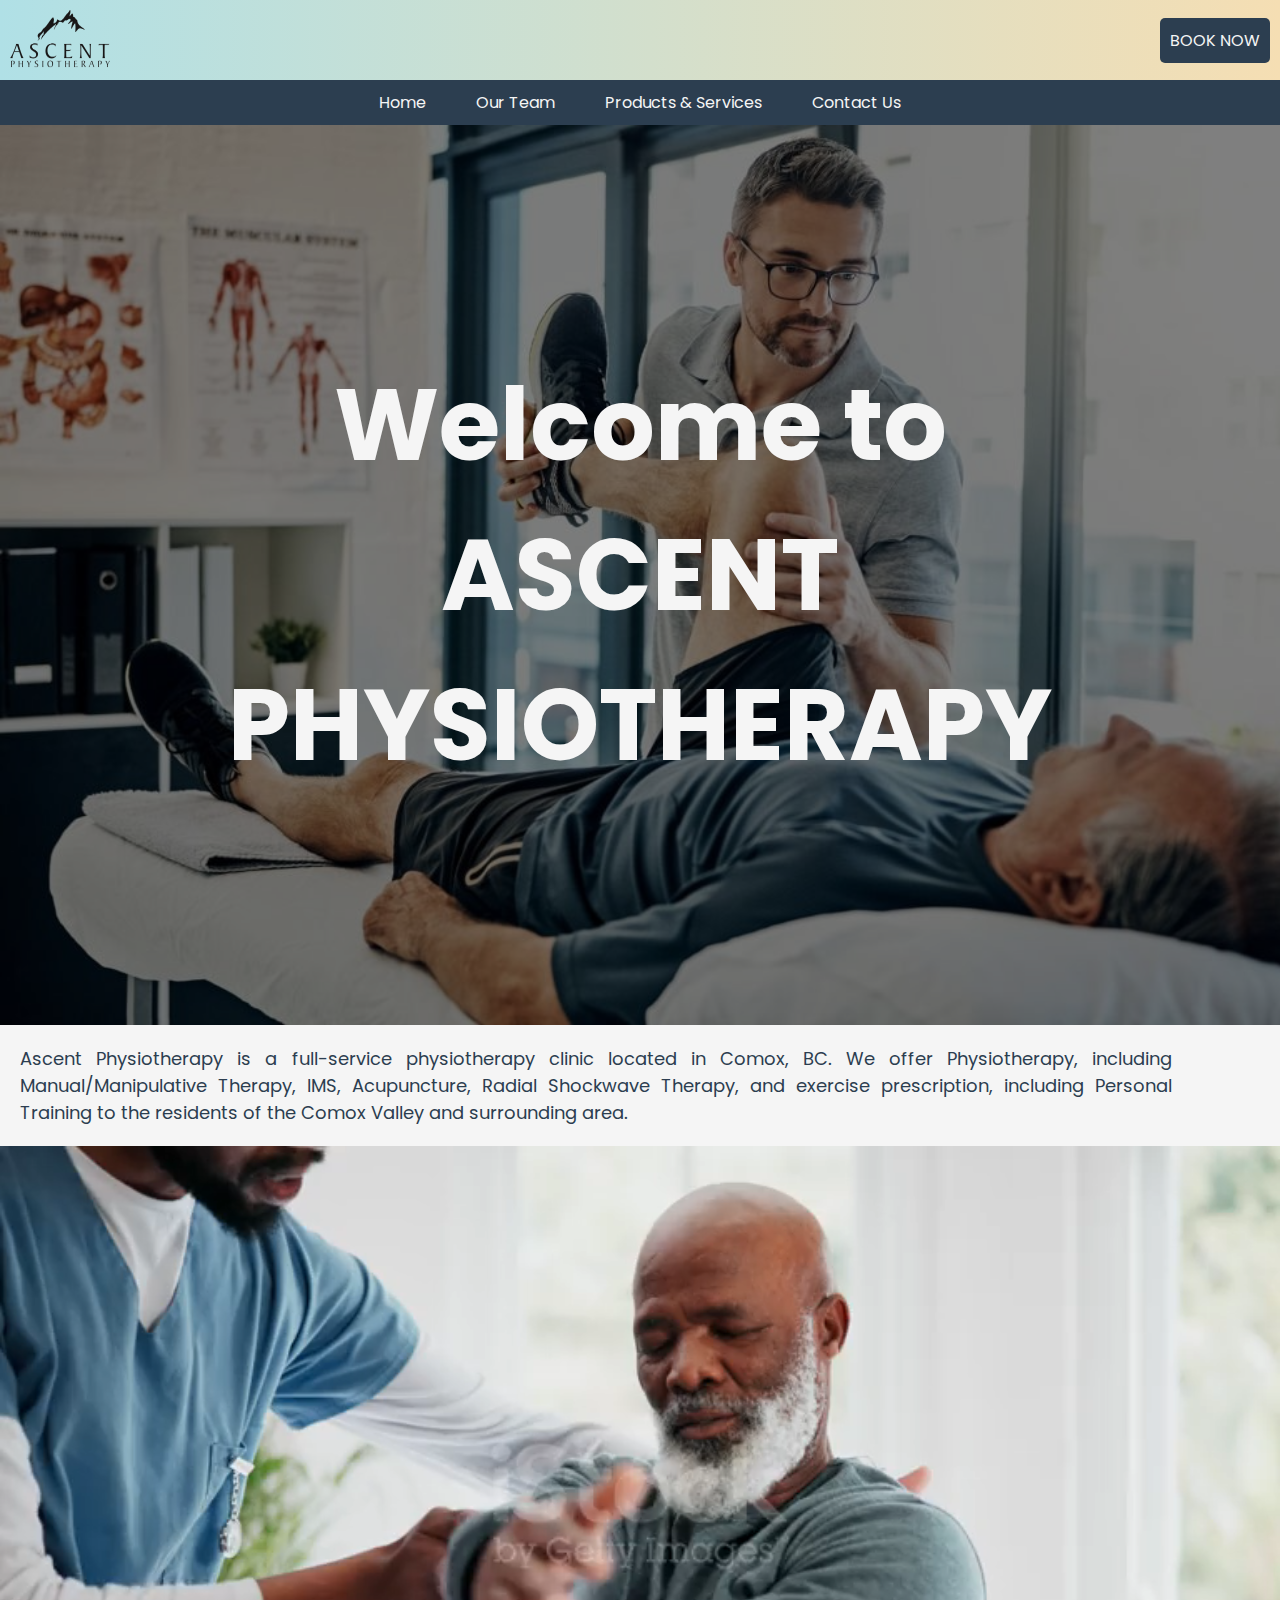
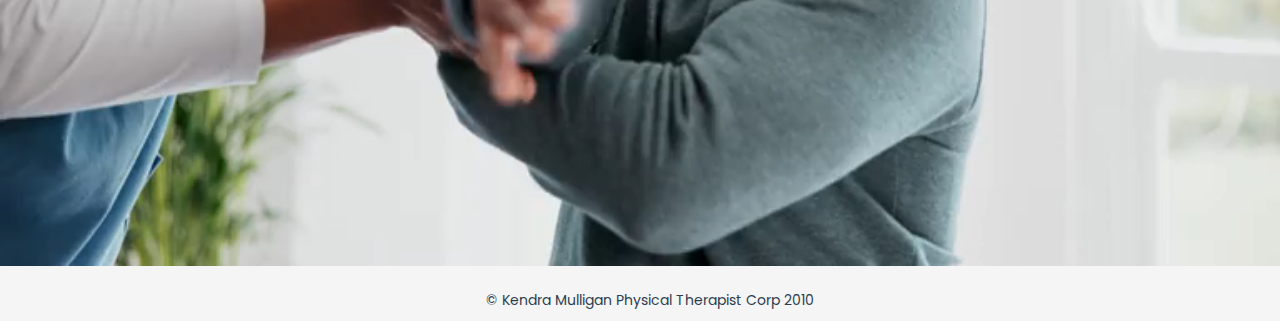
<file: index.html>
<!DOCTYPE html>
<html lang="en">
  <head>
    <meta charset="UTF-8" />
    <meta name="viewport" content="width=device-width, initial-scale=1.0" />
    <meta name="robots" content="noindex">
    <title>Ascent Physiotherapy</title>
    <link rel="stylesheet" href="style.css" />
    <link rel="preconnect" href="https://fonts.googleapis.com" />
    <link rel="preconnect" href="https://fonts.gstatic.com" crossorigin />
    <link
      href="https://fonts.googleapis.com/css2?family=Open+Sans:ital,wght@0,300..800;1,300..800&family=Poppins:ital,wght@0,100;0,200;0,300;0,400;0,500;0,600;0,700;0,800;0,900;1,100;1,200;1,300;1,400;1,500;1,600;1,700;1,800;1,900&display=swap"
      rel="stylesheet"
    />
    <link rel="preconnect" href="https://fonts.gstatic.com" crossorigin />
  </head>
  <body>
    <header>
      <div class="logo">
        <img src="images/logo.png" alt="Logo" />
      </div>
      <nav>
        <a class="booknow" href="appointment.html">BOOK NOW</a>

        <div class="hamburger" onclick="showNav()">
          <span class="line">☰</span>
        </div>
      </nav>
    </header>
    <div id="navigation-mobile">
      <a href="index.html">Home</a>
      <a href="team.html">Our Team</a>
      <a href="products.html">Products &amp; Services</a>
      <a href="contactus.html">Contact Us</a>
    </div>

    <section class="navigation-desktop">
      <div class="navlinks">
        <a href="index.html">Home</a>
        <a href="team.html">Our Team</a>
        <a href="products.html">Products &amp; Services</a>
        <a href="contactus.html">Contact Us</a>
      </div>
    </section>
    <section class="hero">
      <div>
        <h1>Welcome to ASCENT PHYSIOTHERAPY</h1>
      </div>
    </section>
    <p class="summary">
      Ascent Physiotherapy is a full-service physiotherapy clinic located in
      Comox, BC. We offer Physiotherapy, including Manual/Manipulative Therapy,
      IMS, Acupuncture, Radial Shockwave Therapy, and exercise prescription,
      including Personal Training to the residents of the Comox Valley and
      surrounding area.
    </p>
    <section class="videosection">
      <video autoplay loop muted>
        <source src="images/physiotherapy.mp4" type="video/mp4" />
      </video>
    </section>

    <footer>
      <p>&copy; Kendra Mulligan Physical Therapist Corp 2010</p>
    </footer>
    <script>
      function showNav() {
        var element = document.getElementById("navigation-mobile");
        element.classList.toggle("show-items");
        element.style.width = "100%";
      }
      function closeNav() {
        var element = document.getElementById("navigation-mobile");
        element.classList.remove("show-items");
      }
    </script>
  </body>
</html>
</file>
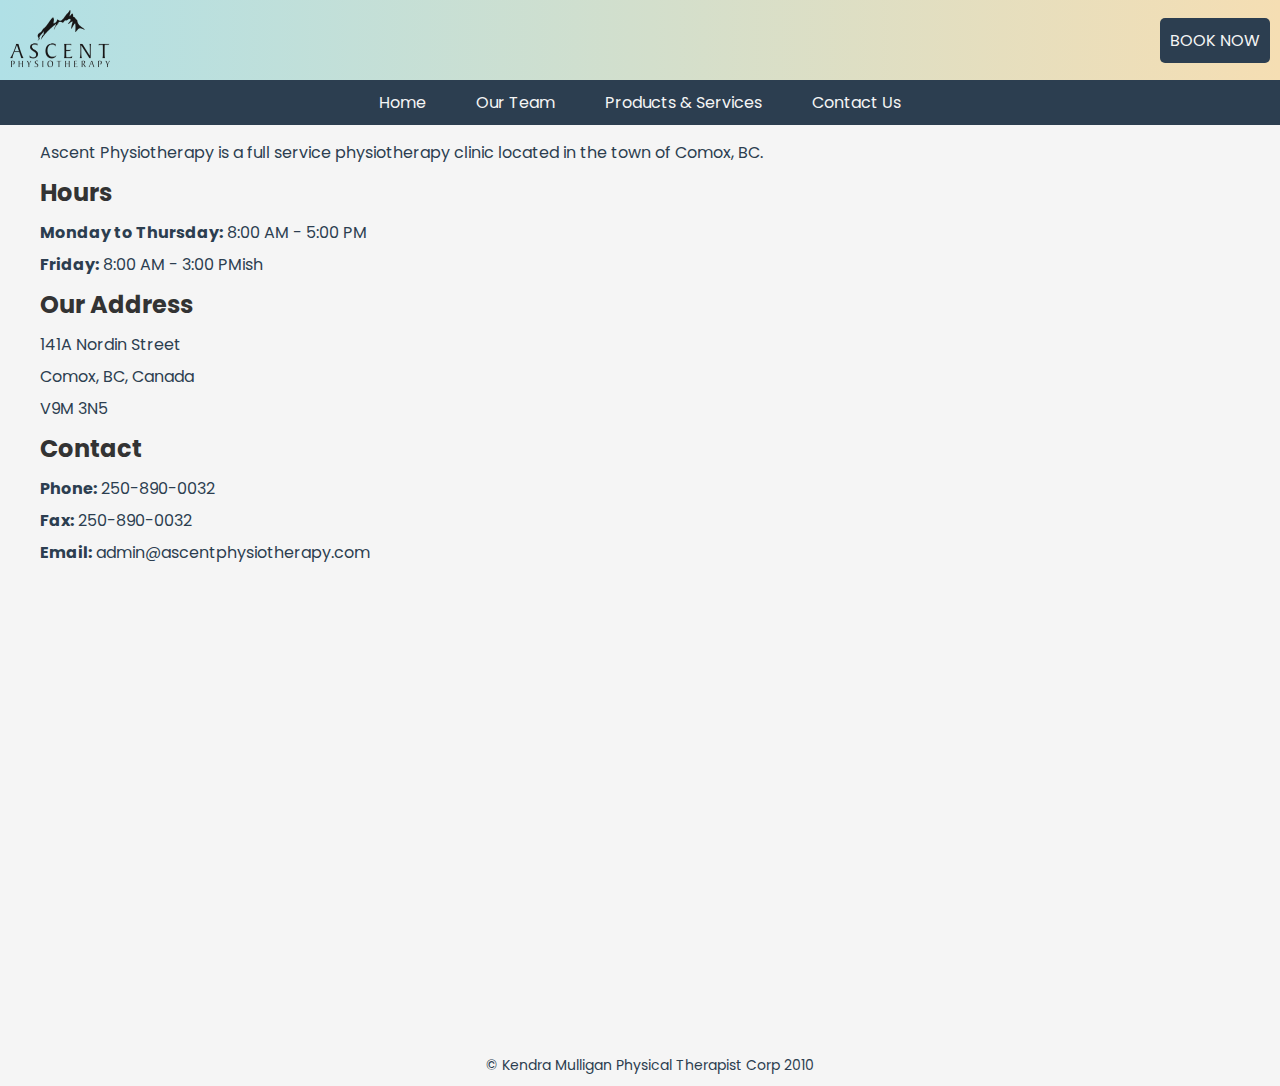
<file: contactus.html>
<!DOCTYPE html>
<html lang="en">
  <head>
    <meta charset="UTF-8" />
    <meta name="viewport" content="width=device-width, initial-scale=1.0" />
    <meta name="robots" content="noindex">
    <title>Ascent Physiotherapy</title>
    <link rel="stylesheet" href="style.css" />
    <link rel="preconnect" href="https://fonts.googleapis.com" />
    <link rel="preconnect" href="https://fonts.gstatic.com" crossorigin />
    <link
      href="https://fonts.googleapis.com/css2?family=Open+Sans:ital,wght@0,300..800;1,300..800&family=Poppins:ital,wght@0,100;0,200;0,300;0,400;0,500;0,600;0,700;0,800;0,900;1,100;1,200;1,300;1,400;1,500;1,600;1,700;1,800;1,900&display=swap"
      rel="stylesheet"
    />
  </head>
  <body>
    <header>
      <div class="logo">
        <img src="images/logo.png" alt="Logo" />
      </div>
      <nav>
        <a class="booknow" href="appointment.html">BOOK NOW</a>

        <div class="hamburger" onclick="showNav()">
          <span class="line">☰</span>
        </div>
      </nav>
    </header>
    <div id="navigation-mobile">
      <a href="index.html">Home</a>
      <a href="team.html">Our Team</a>
      <a href="products.html">Products &amp; Services</a>
      <a href="contactus.html">Contact Us</a>
    </div>
    <section class="navigation-desktop">
      <div class="navlinks">
        <a href="index.html">Home</a>
        <a href="team.html">Our Team</a>
        <a href="products.html">Products &amp; Services</a>
        <a href="contactus.html">Contact Us</a>
      </div>
    </section>
    <section class="contact">
      <p>
        Ascent Physiotherapy is a full service physiotherapy clinic located in
        the town of Comox, BC.
      </p>
      <div class="hours">
        <h2>Hours</h2>
        <p><strong>Monday to Thursday:</strong> 8:00 AM - 5:00 PM</p>
        <p><strong>Friday:</strong> 8:00 AM - 3:00 PMish</p>
      </div>
      <div class="address">
        <h2>Our Address</h2>
        <p>141A Nordin Street</p>
        <p>Comox, BC, Canada</p>
        <p>V9M 3N5</p>
      </div>
      <div class="phone">
        <h2>Contact</h2>
        <p>
          <strong>Phone:</strong>
          <a href="callto:250-890-0032">250-890-0032</a>
        </p>
        <p><strong>Fax:</strong> 250-890-0032</p>
        <p>
          <strong>Email:</strong>
          <a href="mailto:admin@ascentphysiotherapy.com"
            >admin@ascentphysiotherapy.com</a
          >
        </p>
      </div>
    </section>
    <iframe
      class="maps"
      src="https://www.google.com/maps/embed?pb=!1m18!1m12!1m3!1d2582.024245078809!2d-124.92742282345756!3d49.672681971454196!2m3!1f0!2f0!3f0!3m2!1i1024!2i768!4f13.1!3m3!1m2!1s0x54881315b151f51d%3A0x36b86e4431c27661!2s141%20Nordin%20St%2C%20Comox%2C%20BC%20V9M%203N5!5e0!3m2!1sen!2sca!4v1732674887177!5m2!1sen!2sca"
      width="600"
      height="450"
      style="border: 0"
      allowfullscreen=""
      loading="lazy"
      referrerpolicy="no-referrer-when-downgrade"
    ></iframe>
    <script>
      function showNav() {
        var element = document.getElementById("navigation-mobile");
        element.classList.toggle("show-items");
        element.style.width = "100%";
      }
      function closeNav() {
        var element = document.getElementById("navigation-mobile");
        element.classList.remove("show-items");
      }
    </script>
    <footer>
      <p>&copy; Kendra Mulligan Physical Therapist Corp 2010</p>
    </footer>
  </body>
</html>
</file>
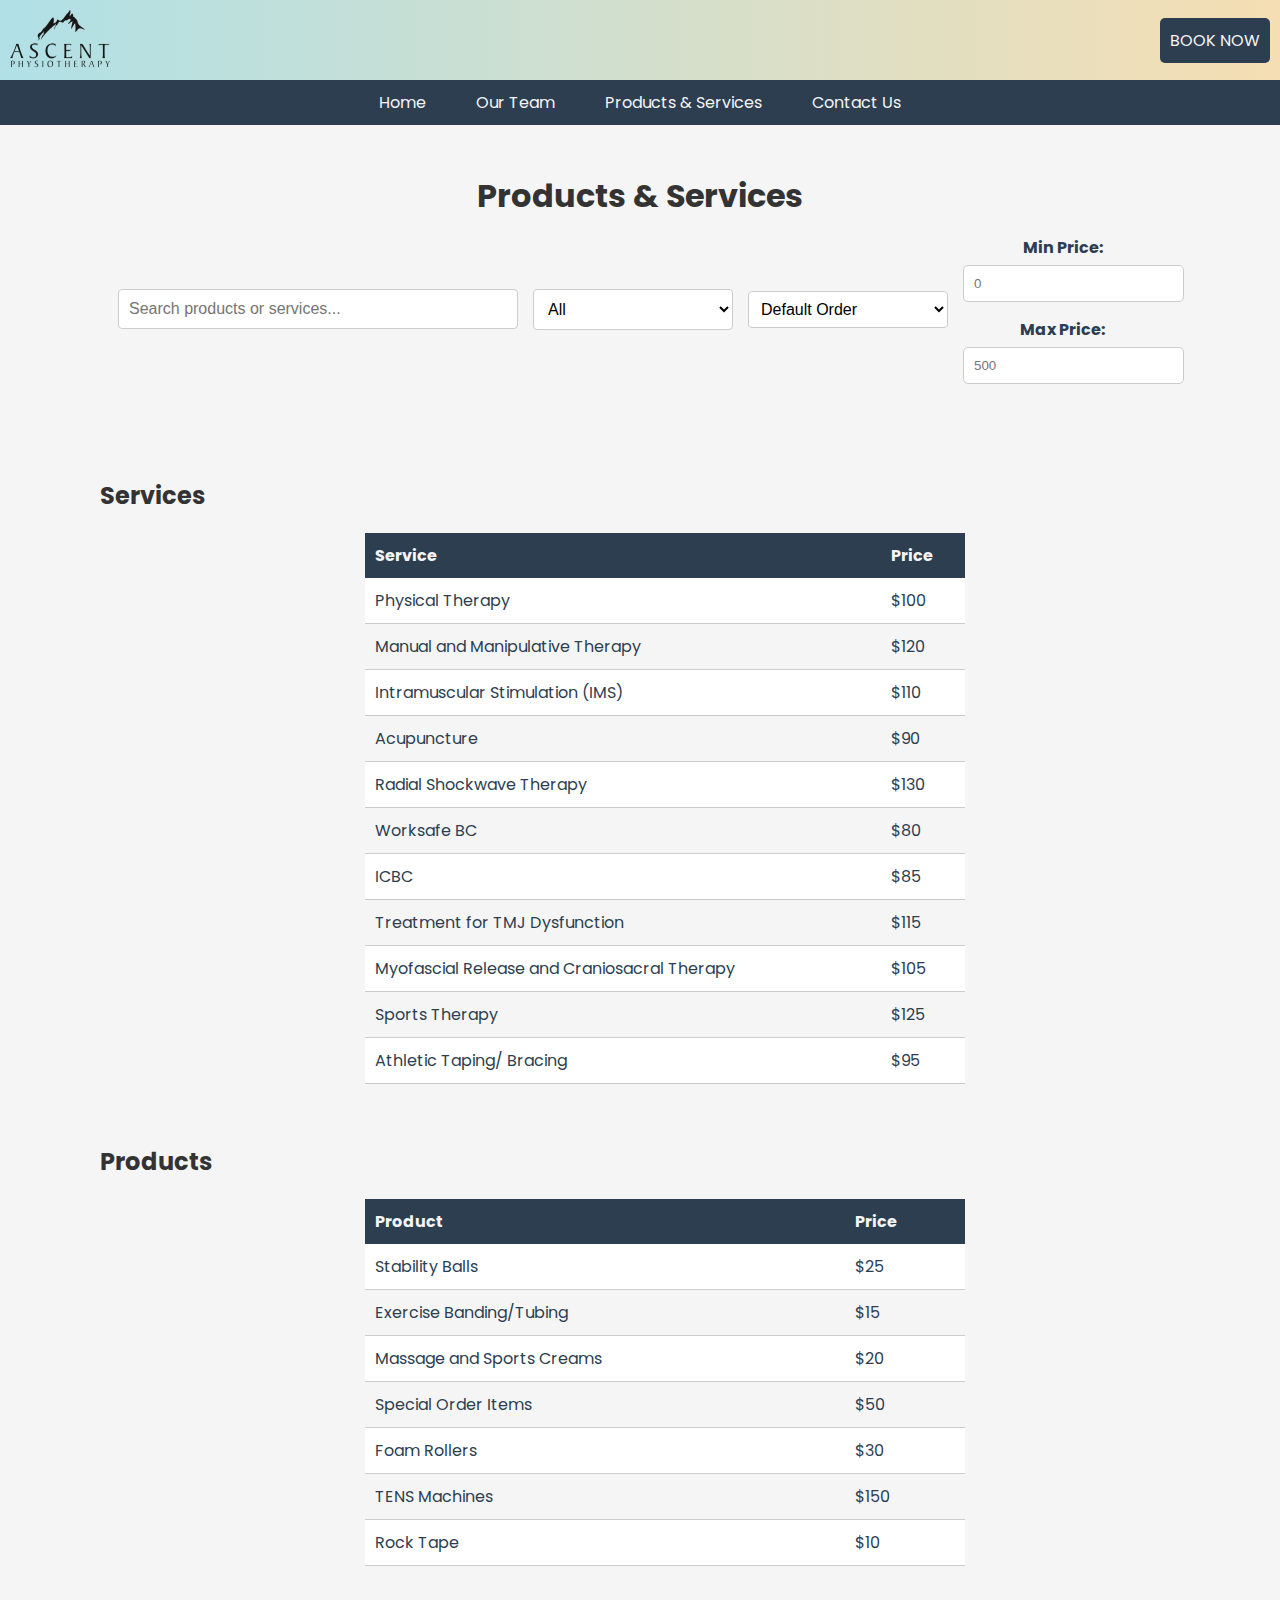
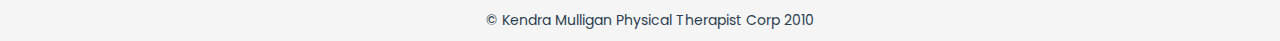
<file: products.html>
<!DOCTYPE html>
<html lang="en">
  <head>
    <meta charset="UTF-8" />
    <meta name="viewport" content="width=device-width, initial-scale=1.0" />
    <meta name="robots" content="noindex">
    <title>Ascent Physiotherapy - Products &amp; Services</title>
    <link rel="stylesheet" href="style.css" />
    <link rel="preconnect" href="https://fonts.googleapis.com" />
    <link rel="preconnect" href="https://fonts.gstatic.com" crossorigin />
    <link
      href="https://fonts.googleapis.com/css2?family=Open+Sans:ital,wght@0,300..800;1,300..800&family=Poppins:ital,wght@0,100;0,200;0,300;0,400;0,500;0,600;0,700;0,800;0,900;1,100;1,200;1,300;1,400;1,500;1,600;1,700;1,800;1,900&display=swap"
      rel="stylesheet"
    />
  </head>
  <body>
    <header>
      <div class="logo">
        <img src="images/logo.png" alt="Logo" />
      </div>
      <nav>
        <a class="booknow" href="appointment.html">BOOK NOW</a>
        <div class="hamburger" onclick="showNav()">
          <span class="line">☰</span>
        </div>
      </nav>
    </header>
    <div id="navigation-mobile">
      <a href="index.html">Home</a>
      <a href="team.html">Our Team</a>
      <a href="products.html">Products &amp; Services</a>
      <a href="contactus.html">Contact Us</a>
    </div>
    <section class="navigation-desktop">
      <div class="navlinks">
        <a href="index.html">Home</a>
        <a href="team.html">Our Team</a>
        <a href="products.html">Products &amp; Services</a>
        <a href="contactus.html">Contact Us</a>
      </div>
    </section>

    <!-- Search and Filter Section -->
    <section class="filter-search">
      <h2>Products &amp; Services</h2>
      <div class="controls">
        <input
          type="text"
          id="searchInput"
          placeholder="Search products or services..."
        />
        <select id="categoryFilter">
          <option value="all">All</option>
          <option value="therapy">Services</option>
          <option value="equipment">Rehabilitation Equipment</option>
          <option value="products">Products</option>
        </select>
        <select id="sortFilter">
          <option value="default">Default Order</option>
          <option value="low-to-high">Lowest to Highest</option>
          <option value="high-to-low">Highest to Lowest</option>
        </select>
        <div class="price-filter">
          <label for="minPrice">Min Price:</label>
          <input type="number" id="minPrice" placeholder="0" min="0" />
          <label for="maxPrice">Max Price:</label>
          <input type="number" id="maxPrice" placeholder="500" min="0" />
        </div>
      </div>
    </section>

    <!-- Services Section -->
    <section class="services" data-category="therapy">
      <h2>Services</h2>
      <table id="servicesTable">
        <thead>
          <tr>
            <th>Service</th>
            <th>Price</th>
          </tr>
        </thead>
        <tbody>
          <tr data-price="100">
            <td>Physical Therapy</td>
            <td>$100</td>
          </tr>
          <tr data-price="120">
            <td>Manual and Manipulative Therapy</td>
            <td>$120</td>
          </tr>
          <tr data-price="110">
            <td>Intramuscular Stimulation (IMS)</td>
            <td>$110</td>
          </tr>
          <tr data-price="90">
            <td>Acupuncture</td>
            <td>$90</td>
          </tr>
          <tr data-price="130">
            <td>Radial Shockwave Therapy</td>
            <td>$130</td>
          </tr>
          <tr data-price="80">
            <td>Worksafe BC</td>
            <td>$80</td>
          </tr>
          <tr data-price="85">
            <td>ICBC</td>
            <td>$85</td>
          </tr>
          <tr data-price="115">
            <td>Treatment for TMJ Dysfunction</td>
            <td>$115</td>
          </tr>
          <tr data-price="105">
            <td>Myofascial Release and Craniosacral Therapy</td>
            <td>$105</td>
          </tr>
          <tr data-price="125">
            <td>Sports Therapy</td>
            <td>$125</td>
          </tr>
          <tr data-price="95">
            <td>Athletic Taping/ Bracing</td>
            <td>$95</td>
          </tr>
        </tbody>
      </table>
    </section>

    <!-- Products Section -->
    <section class="products" data-category="equipment products">
      <h2>Products</h2>
      <table id="productsTable">
        <thead>
          <tr>
            <th>Product</th>
            <th>Price</th>
          </tr>
        </thead>
        <tbody>
          <tr data-category="equipment" data-price="25">
            <td>Stability Balls</td>
            <td>$25</td>
          </tr>
          <tr data-category="equipment" data-price="15">
            <td>Exercise Banding/Tubing</td>
            <td>$15</td>
          </tr>
          <tr data-category="products" data-price="20">
            <td>Massage and Sports Creams</td>
            <td>$20</td>
          </tr>
          <tr data-category="products" data-price="50">
            <td>Special Order Items</td>
            <td>$50</td>
          </tr>
          <tr data-category="equipment" data-price="30">
            <td>Foam Rollers</td>
            <td>$30</td>
          </tr>
          <tr data-category="equipment" data-price="150">
            <td>TENS Machines</td>
            <td>$150</td>
          </tr>
          <tr data-category="equipment" data-price="10">
            <td>Rock Tape</td>
            <td>$10</td>
          </tr>
        </tbody>
      </table>
    </section>

    <footer>
      <p>© Kendra Mulligan Physical Therapist Corp 2010</p>
    </footer>

    <script>
      function showNav() {
        var element = document.getElementById("navigation-mobile");
        element.classList.toggle("show-items");
        element.style.width = "100%";
      }
    </script>
    <script src="app.js"></script>
  </body>
</html>
</file>
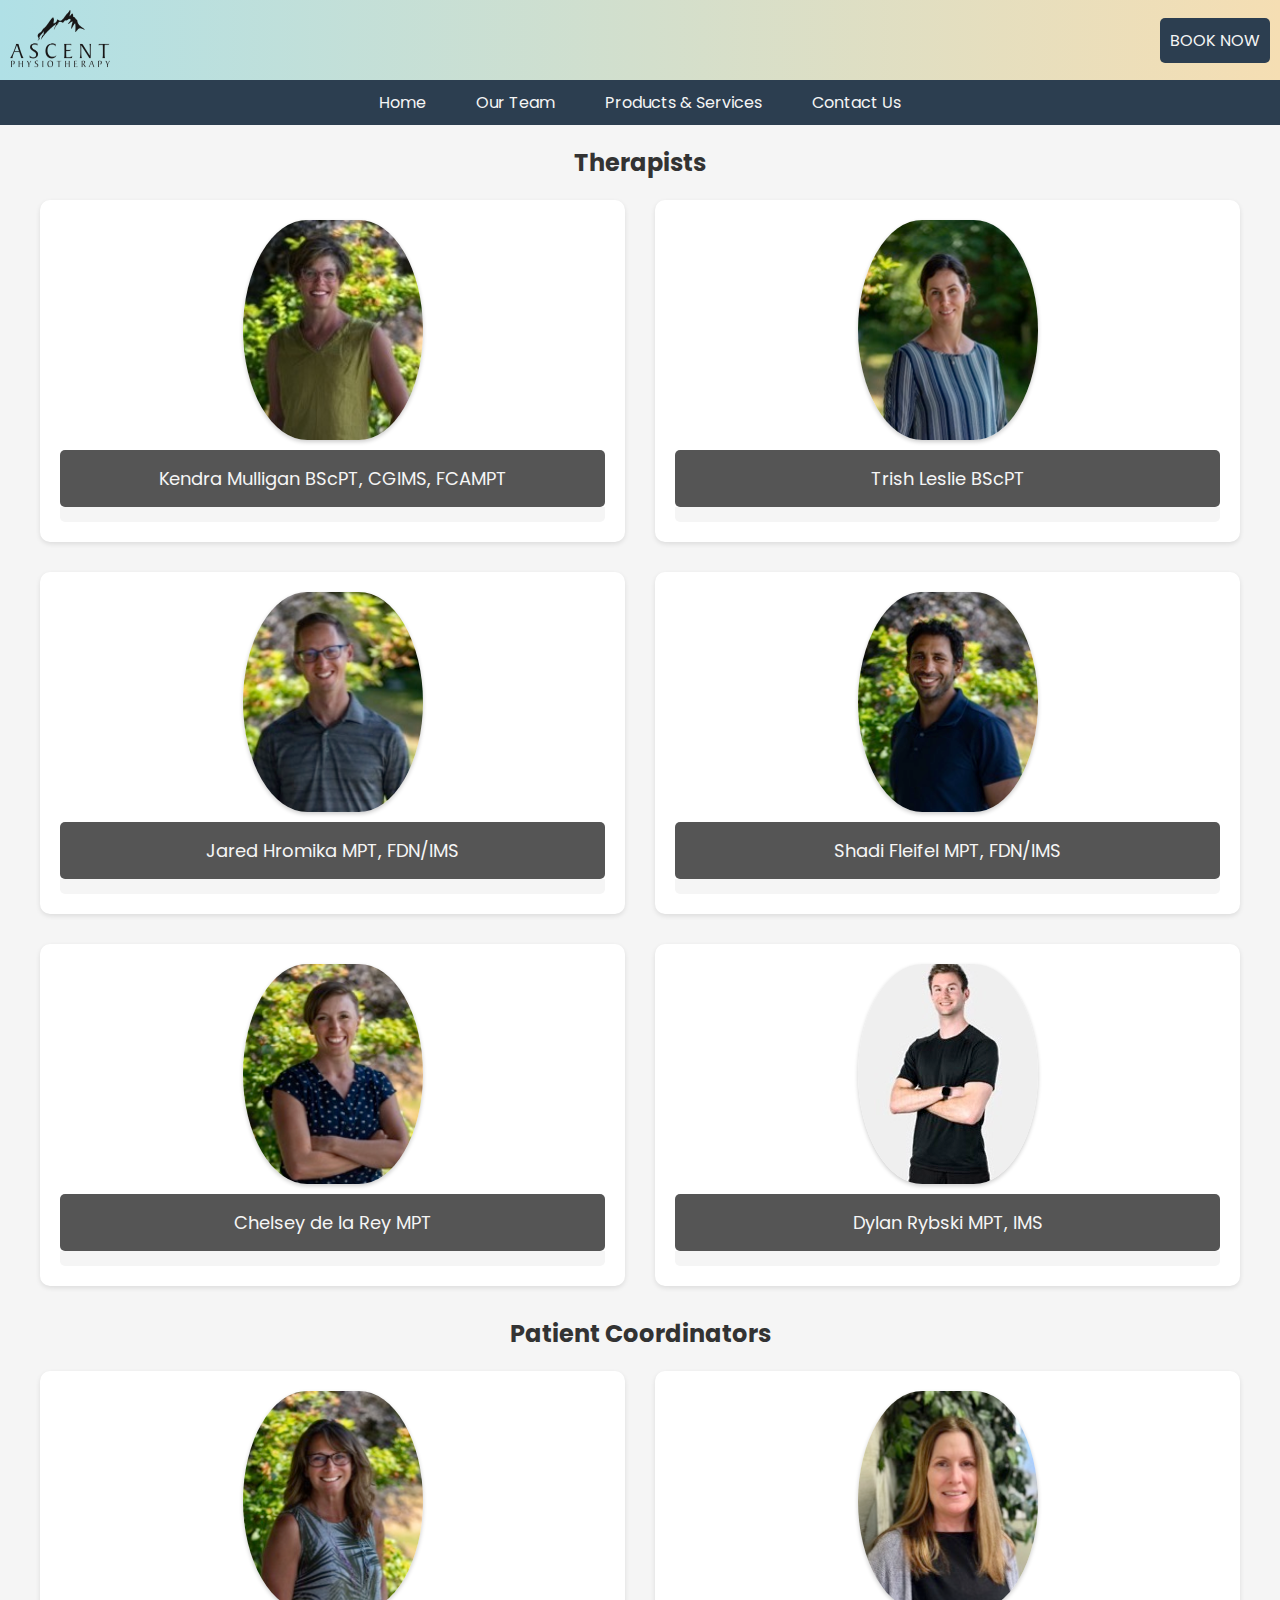
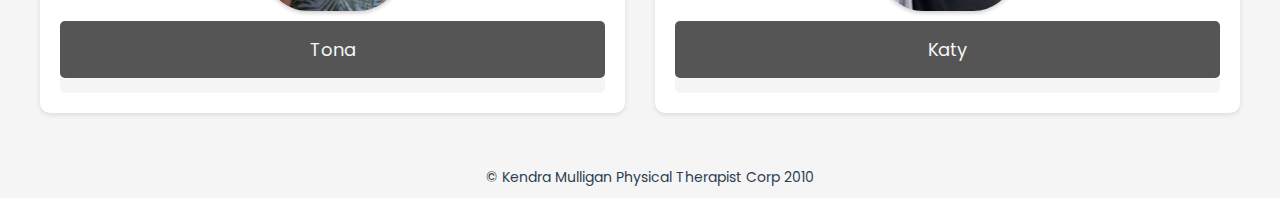
<file: team.html>
<!DOCTYPE html>
<html lang="en">
  <head>
    <meta charset="UTF-8" />
    <meta name="viewport" content="width=device-width, initial-scale=1.0" />
    <meta name="robots" content="noindex">
    <title>Ascent Physiotherapy</title>
    <link rel="stylesheet" href="style.css" />
    <link rel="preconnect" href="https://fonts.googleapis.com" />
    <link rel="preconnect" href="https://fonts.gstatic.com" crossorigin />
    <link
      href="https://fonts.googleapis.com/css2?family=Open+Sans:ital,wght@0,300..800;1,300..800&family=Poppins:ital,wght@0,100;0,200;0,300;0,400;0,500;0,600;0,700;0,800;0,900;1,100;1,200;1,300;1,400;1,500;1,600;1,700;1,800;1,900&display=swap"
      rel="stylesheet"
    />
  </head>
  <body>
    <header>
      <div class="logo">
        <img src="images/logo.png" alt="Logo" />
      </div>
      <nav>
        <a class="booknow" href="appointment.html">BOOK NOW</a>
        <div class="hamburger">
          <span class="line">☰</span>
        </div>
      </nav>
    </header>
    <div id="navigation-mobile">
      <a href="index.html">Home</a>
      <a href="team.html">Our Team</a>
      <a href="products.html">Products & Services</a>
      <a href="contactus.html">Contact Us</a>
    </div>
    <section class="navigation-desktop">
      <div class="navlinks">
        <a href="index.html">Home</a>
        <a href="team.html">Our Team</a>
        <a href="products.html">Products & Services</a>
        <a href="contactus.html">Contact Us</a>
      </div>
    </section>
    <h2 class="therapists">Therapists</h2>
    <div class="team-container">
      <section class="team">
        <img src="images/Kendra.jpg" alt="Kendra Mulligan" />
        <button type="button" class="collapsible">
          Kendra Mulligan BScPT, CGIMS, FCAMPT
        </button>
        <div class="content">
          <p class="brief">
            <strong>Kendra Mulligan BScPT, CGIMS, FCAMPT</strong>
          </p>
          <p>
            <strong>Kendra</strong> graduated from the University of Alberta in
            1993 and started her career in a progressive private practice manual
            therapy clinic offering excellent mentorship in Grande Prairie, AB.
            She worked in Northern Alberta for 18 years with 5 of those years
            owning a physical therapy practice and focusing on treatment of
            musculoskeletal conditions. Kendra grew up on a cattle farm in
            Northern BC spending time in 4-H and was involved in community sports
            playing competitive fastball, slowpitch and recreational basketball
            and volleyball. Kendra is active in the local mountain biking
            community and enjoys nature and exploring local, regional and North
            American mountain biking destinations. In 2013, Kendra completed her
            FCAMPT certification - an internationally accredited program for
            utilizing clinical reasoning, exercise prescription, and manual
            therapy including manipulation for optimal treatment results. Kendra
            then continued to support the manual therapy education system with the
            Orthopedic division of the Canadian Physiotherapy Association by
            working as teaching assistant on manual therapy courses and offering
            mentorship to fellow physiotherapists. In 2014, Kendra completed the
            University of Toronto Evidence Based Practice program. In November -
            April 2021, Kendra completed her Level 1 Foundations of Anatomical
            Acupuncture and she has been certified in GunnIMS (dry needling) since
            2007. Kendra has co-owned Ascent Physiotherapy in Comox, BC since 2010
            with Ron Mulligan and is proud of the contributions that the clinic
            and physiotherapy staff have made to the Comox Valley by offering best
            practice, evidence based manual therapy and community activity
            involvement.
          </p>
        </div>
      </section>
      <section class="team">
        <img src="images/Trish.jpg" alt="Trish Leslie" />
        <button type="button" class="collapsible">Trish Leslie BScPT</button>
        <div class="content">
          <p class="brief"><strong>Trish Leslie BScPT</strong></p>
          <p>
            <strong>Trish</strong> graduated from Queen Margaret University in
            Edinburgh with a Bachelor's of Science in Physical Therapy, with
            honours, in 2011. She has worked as a physiotherapist in orthopaedics,
            women's health, geriatrics, neurology and sports physiotherapy. Trish
            has also worked with rugby players at the Leith Rugby Club in
            Edinburgh and James Bay Rugby Club in Victoria. Trish has worked in
            private practice as well as acute care since 2012. Through her
            practice she focuses on manual therapies, physiotherapy modalities and
            exercise prescription. Since graduating university she has continued
            to complete additional courses in orthopaedics and women's health as
            well as being certified in acupuncture from Acupuncture Foundation
            Canada Institute. Trish grew up in Ucluelet but is happy to have ended
            up in the Comox Valley and is loving it here.
          </p>
        </div>
      </section>
    </div>
    <div class="team-container">
      <section class="team">
        <img src="images/Jared.jpg" alt="Jared Hromika" />
        <button type="button" class="collapsible">
          Jared Hromika MPT, FDN/IMS
        </button>
        <div class="content">
          <p class="brief"><strong>Jared Hromika MPT, FDN/IMS</strong></p>
          <p>
            <strong>Jared</strong> graduated from the University of British Columbia
            in 2014 with a Masters of Physical Therapy and moved to the Comox
            Valley with his wife in the summer of 2015. Before moving to the
            valley, he worked in Vancouver at several locum positions in private
            practice orthopaedics in order to gain exposure to different patient
            populations and approaches to treatment. This experience has helped
            Jared consider movement problems from different perspectives while
            providing a framework for his post graduate development. Jared's
            approach to treatment involves movement assessment, manual therapy
            techniques, and exercise prescription in order to help you move more
            effectively and with less pain. He also has additional training with
            Neurokinetic Therapy, which is a method of assessment and treatment
            for compensation patterns that have developed over the years and often
            go unnoticed. This helps direct treatment towards the cause of your
            symptoms and improve your overall quality of movement. In addition to
            physiotherapy treatment, Jared is excited to provide Ascent
            Physiotherapy with bike fitting services. He was introduced to
            triathlon in 2006 and has enjoyed working on his bikes ever since.
            While enrolled in the masters program at UBC, he completed additional
            training through the BC Division of Sport Physiotherapy Canada for
            rider assessment and bike fit to optimize a rider's efficiency and
            comfort in the saddle. When he's not in the clinic or on his bike,
            Jared enjoys many activities including swimming, trail running,
            softball and hockey.
          </p>
        </div>
      </section>
      <section class="team">
        <img src="images/Shadi.jpg" alt="Shadi Fleifel" />
        <button type="button" class="collapsible">
          Shadi Fleifel MPT, FDN/IMS
        </button>
        <div class="content">
          <p class="brief"><strong>Shadi Fleifel MPT, FDN/IMS</strong></p>
          <p>
            <strong>Shadi</strong> has been part of the Ascent Physiotherapy Team
            since 2018. He graduated with a bachelor's degree in Kinesiology
            at Western University in London Ontario, before going to Perth,
            Australia to complete his Master's degree in Physiotherapy in 2008.
            Shadi brings with him a wealth of experience and skills to Ascent
            Physiotherapy. He has worked with high level sports teams of all kinds
            throughout his career including a premier level rugby club in
            Australia, James Bay rugby club and the Canada Rugby 7's team in
            Victoria BC. Shadi is passionate about sports rehabilitation; and with
            over 10 years of clinical experience, excels in treating sports
            injuries and “everyday” injuries, including neck and back pain,
            overuse injuries, and acute musculoskeletal injuries. Shadi is
            dedicated to continuing his education, and has participated in several
            courses to improve his Physiotherapy skills; including The Brian
            Mulligan mobilization with movement, Ron Alexander functional fascial
            taping level 2, Orthopaedic division level 2, Lyn Watson advanced
            shoulder assessment and rehabilitation, and IMS. When not in the
            office you will find Shadi hard at play with his kids at the park or
            enjoying a workout. His workout interests include crossfit, swimming,
            biking and running, rugby, basketball and surfing.
          </p>
        </div>
      </section>
    </div>
    <div class="team-container">
      <section class="team">
        <img src="images/Chelsey.jpg" alt="Chelsey de la Rey" />
        <button type="button" class="collapsible">Chelsey de la Rey MPT</button>
        <div class="content">
          <p class="brief"><strong>Chelsey de la Rey MPT </strong></p>
          <p>
            <strong>Chelsey</strong> completed her Bachelor of Human Kinetics
            degree at Trinity Western University in Langley before graduating from
            the University of British Columbia with her Masters of Physical
            Therapy in 2019. Chelsey grew up in the Comox Valley and is excited to
            return to the area to provide clients with individualized care
            according to their activities and goals. She aims to provide
            comprehensive assessments and treatment, which includes hands on
            manual therapy, exercise prescription and education for
            self-management. Chelsey has completed her Orthopedic Division Level
            1, as well as an introduction to the Bobath concept and looks forward
            to pursuing further education in manual therapy, pain science and
            active rehabilitation. Chelsey has always been heavily involved in
            sports, as she competed as a varsity athlete and has coached a variety
            of youth basketball and volleyball teams and camps throughout the
            province. Additionally, she has enjoyed working with varsity athletes
            as a student athletic therapist and strength coach. Away from the
            clinic Chelsey and her Husband can be found on the golf course, out
            fishing, at the gym or competing in a variety of sports such as
            curling, basketball and volleyball.
          </p>
        </div>
      </section>
      <section class="team">
        <img src="images/Dylan.jpg" alt="Dylan Rybski" />
        <button type="button" class="collapsible">Dylan Rybski MPT, IMS</button>
        <div class="content">
          <p class="brief"><strong>Dylan Rybski MPT, IMS </strong></p>
          <p>
            <strong>Dylan</strong> completed his Master's of Physical Therapy
            at the University of British Columbia following a Kinesiology degree
            at the University of Victoria. He's furthered his skills through
            advanced training in concussion management, orthopaedic manual therapy
            and is also certified in IMS dry needling. Originally from Vancouver
            Island, Dylan's passion for rehabilitation stemmed from an athletic
            history; working as a patient through his own sports-related injuries
            and ailments. Dylan spent his first few years practicing in Vancouver
            and is excited to be back starting a new chapter on the island in the
            Comox Valley. His clinical experience has led to the development of
            individual patient based therapies using a blend of active exercise
            rehab and practical skills. His easy going demeanour, light
            heartedness, and professionalism result in enjoyable and productive
            sessions. Dylan hopes to use his background of working with a variety
            of clientele including professional athletes, weekend warriors, post
            surgical, ICBC, and occupational rehab to help you achieve your goals.
            When not in clinic, you may find Dylan enjoying the outdoors, at the
            gym, chilling at the beach, on the ice, or hacking it up golfing.
          </p>
        </div>
      </section>
    </div>
    <h2>Patient Coordinators</h2>
    <div class="team-container">
      <section class="team">
        <img src="images/Tona.jpg" alt="Tona" />
        <button type="button" class="collapsible">Tona</button>
        <div class="content">
          <p>
            <strong>Tona</strong> joined Ascent in 2004. She has a diploma in
            Medical Office Assistant and works in the clinic Monday's to Friday's
            to assist you with any appointments and billing procedures. In her
            time away from the clinic Tona has been enjoying continuing her
            journey into fitness. Tona and her husband enjoy camping, hiking and
            kayaking and hope to start travelling more and explore the world! Tona
            enjoys spending time with her grandkids and family!.
          </p>
        </div>
      </section>
      <section class="team">
        <img src="images/Katy.jpeg" alt="Katy" />
        <button type="button" class="collapsible">Katy</button>
        <div class="content">
          <p>
            <strong>Katy</strong> joined Ascent in 2021. Katy has over 15 years of
            experience in the patient care coordinator role. Katy is a mother of
            one and a new grandma and enjoys fitness, golf, disc golf, paddle
            boarding and snow shoeing. Katy has recently returned to the Comox
            Valley where her family has over one hundred years of history. Katy
            loves adventure and finding new locations all over the island I have
            yet to discover.
          </p>
        </div>
      </section>
    </div>
    <footer>
      <p>© Kendra Mulligan Physical Therapist Corp 2010</p>
    </footer>
    <script src="app.js"></script>
  </body>
</html>
</file>
<file: style.css>
header {
  display: flex;
  justify-content: space-between;
  flex-direction: row;
  padding: 10px;
  background: linear-gradient(to right, #B0E0E6, #F5DEB3);
  align-items: center;
}
.navigation-desktop {
  display: none;
}
.logo img {
  width: 100px;
  height: 60px;
  text-align: center;
}
.booknow {
  color: #F5F5F5;
  background-color: #2C3E50;
  border: none;
  padding: 10px;
  border-radius: 5px;
  cursor: pointer;
  text-align: right;
  text-decoration: none;
}
body {
  font-family: Poppins;
  margin: 0;
  background-color: #F5F5F5;
}
.hero h1 {
  color: #F5F5F5;
  font-family: Poppins;
}

.hero {
  background: url("./images/physiotherapy.png") no-repeat;
  position: relative;
  overflow: hidden;
  background-size: cover;
  height: 250px;
  display: flex;
  justify-content: center;
  align-items: center;
  text-align: center;
}
.hero div {
  background: rgba(0, 0, 0, 0.5);
  z-index: 1;
  padding: 100px;
}
.summary {
  margin-left: 20px;
  text-align: justify;
  width: 90%;
  font-size: small;
  margin-top: 20px;
}

nav {
  display: flex;
  flex-direction: column;
  justify-content: flex-end;
  align-items: flex-end;
}

.videosection video {
  width: 100%;
  margin-top: 20px;
}

.navigation {
  display: none;
}

#navigation-mobile {
  display: none;
}

#navigation-mobile.show-items {
  display: flex;
  flex-direction: column;
}

#navigation-mobile {
  height: 100%;
  width: 0;
  top: 0;
  left: 0;
  background-color: #333333;
  overflow-x: hidden;
  transition: 0.5s;
}

#navigation-mobile a {
  color: #F5F5F5;
  text-decoration: none;
}

.team-container {
  display: flex;
  flex-direction: column;
  gap: 20px;
  margin-bottom: 30px;
}

.team {
  width: 100%;
  display: flex;
  flex-direction: column;
  background-color: #FFFFFF;
  border-radius: 10px;
  box-shadow: 0 2px 5px rgba(0, 0, 0, 0.1);
  padding: 15px;
}

.team img {
  width: 150px;
  height: 180px;
  margin: 0 auto;
  border-radius: 50% / 70%;
  object-fit: cover;
  box-shadow: 0 2px 4px rgba(0, 0, 0, 0.2);
}

.collapsible {
  background-color: #555;
  color: #F5F5F5;
  width: 100%;
  font-size: 15px;
  border-radius: 5px;
  padding: 10px 15px;
  border: none;
  margin-top: 10px;
  text-align: center;
  font-family: Poppins;
  transition: background-color 0.3s ease;
  cursor: pointer; /* Ensure clickable */
}

.active,
.collapsible:hover {
  background-color: #777;
  color: #F5F5F5;
}

.content {
  max-height: 0;
  overflow: hidden;
  background-color: #F5F5F5;
  transition: max-height 0.3s ease-out;
  border-radius: 0 0 5px 5px;
}

.content p {
  margin: 15px;
  text-align: justify;
  color: #2C3E50;
}

.brief {
  display: block;
  font-weight: bold;
}

.team p {
  font-size: small;
  align-items: center;
  color: #2C3E50;
}

body h2 {
  text-align: center;
  color: #333333;
}

.maps {
  width: 100%;
}

.book {
  color: #333333;
  text-align: center;
}

form {
  max-width: 400px;
  margin: auto;
  padding: 20px;
  border: 1px solid #ccc;
  border-radius: 10px;
  box-shadow: 0 2px 5px rgba(0, 0, 0, 0.1);
  position: relative;
}

label {
  display: block;
  margin-bottom: 5px;
  font-weight: bold;
  color: #2C3E50;
}

input,
textarea,
select {
  width: 100%;
  padding: 10px;
  margin-bottom: 15px;
  border: 1px solid #ccc;
  border-radius: 5px;
}

.bookappointment {
  font-family: Poppins;
  background-color: #333333;
  color: #F5F5F5;
  border: none;
  cursor: pointer;
  width: 100%;
  padding: 10px;
  margin-bottom: 15px;
  border: 1px solid #ccc;
  border-radius: 5px;
}

ul li {
  color: #2C3E50;
}

.contact a {
  text-decoration: none;
  color: #2C3E50;
}

.contact a:hover {
  background-color: #B0E0E6;
}

.contact {
  line-height: 1;
  margin: 20px;
}

.contact p {
  color: #2C3E50;
}

.line:hover {
  background-color: #B0E0E6;
}

.goback {
  font-family: Poppins;
  margin-top: 30px;
  margin-left: 30px;
  color: #F5F5F5;
  background-color: #2C3E50;
  border: none;
  padding: 10px;
  border-radius: 5px;
  cursor: pointer;
}

footer {
  text-align: center;
  padding: 10px;
  font-size: 14px;
  color: #666;
}

.filter-search {
  padding: 15px;
  text-align: center;
}

.filter-search h2 {
  margin-bottom: 10px;
  font-size: 1.5em;
}

.controls {
  display: flex;
  flex-direction: column;
  gap: 10px;
  margin-bottom: 15px;
}

#searchInput {
  padding: 8px;
  width: 100%;
  max-width: 300px;
  border: 1px solid #ccc;
  border-radius: 4px;
  font-size: 14px;
  box-sizing: border-box;
}

#categoryFilter {
  padding: 8px;
  width: 100%;
  max-width: 300px;
  border: 1px solid #ccc;
  border-radius: 4px;
  font-size: 14px;
  box-sizing: border-box;
  background-color: #fff;
}

.services ul,
.products ul {
  list-style-type: none;
  padding: 0;
}

.services li,
.products li {
  padding: 5px 0;
}

.services table,
.products table {
  width: 100%;
  max-width: 600px;
  margin: 0 auto;
  border-collapse: collapse;
  color: #2C3E50;
}

.services th,
.products th {
  background-color: #2C3E50;
  color: #F5F5F5;
  padding: 10px;
  text-align: left;
}

.services td,
.products td {
  padding: 10px;
  border-bottom: 1px solid #ccc;
}

.services tr:nth-child(even),
.products tr:nth-child(even) {
  background-color: #F5F5F5;
}

.services tr:nth-child(odd),
.products tr:nth-child(odd) {
  background-color: #FFFFFF;
}

#sortFilter {
  padding: 8px;
  width: 100%;
  max-width: 300px;
  border: 1px solid #ccc;
  border-radius: 4px;
  font-size: 14px;
  box-sizing: border-box;
  background-color: #fff;
}

select#sortService {
  width: 100%;
  padding: 10px;
  margin-bottom: 15px;
  border: 1px solid #ccc;
  border-radius: 5px;
  font-size: 16px;
  background-color: #fff;
}

.service-dropdown {
  position: absolute;
  width: 100%;
  max-width: 300px;
  max-height: 200px;
  overflow-y: auto;
  background-color: #fff;
  border: 1px solid #ccc;
  border-radius: 5px;
  box-shadow: 0 2px 5px rgba(0, 0, 0, 0.1);
  z-index: 1000;
  display: none;
}

.service-dropdown div {
  padding: 10px;
  cursor: pointer;
}

.service-dropdown div:hover {
  background-color: #F5F5F5;
}

/* New Styles for Multiple Selection */
.selected-items {
  margin-top: 10px;
  margin-bottom: 15px;
  padding: 10px;
  border: 1px solid #ccc;
  border-radius: 5px;
  min-height: 50px;
  max-height: 150px;
  overflow-y: auto;
  background-color: #F9F9F9;
  width: 100%;
  box-sizing: border-box;
}

.selected-item {
  display: flex;
  justify-content: space-between;
  align-items: center;
  padding: 8px 10px;
  border-bottom: 1px solid #eee;
  color: #2C3E50;
  font-size: 14px;
}

.selected-item span {
  flex-grow: 1;
}

.remove-btn {
  background-color: #2C3E50;
  color: #F5F5F5;
  border: none;
  padding: 5px 10px;
  border-radius: 5px;
  cursor: pointer;
  font-size: 12px;
  margin-left: 10px;
  font-family: Poppins;
}

.remove-btn:hover {
  background-color: #B0E0E6;
  color: #333333;
}

/* Responsive Design */
@media (min-width: 1200px) {
  .hamburger {
    display: none;
  }
  .navigation-desktop {
    display: block;
    padding: 10px;
    background-color: #2C3E50;
    text-align: center;
  }
  .navigation-desktop a {
    text-decoration: none;
    color: #F5F5F5;
  }
  .navlinks {
    width: 1000px;
    margin: 0 auto;
    display: flex;
    justify-content: center;
    gap: 50px;
  }
  .hero div {
    background: rgba(0, 0, 0, 0.5);
    z-index: 1;
    padding: 500px;
  }
  .hero h1 {
    color: #F5F5F5;
    font-family: Poppins;
    font-size: 100px;
  }
  .logo {
    display: flex;
    align-items: center;
    flex: 1;
  }
  .logo-text {
    margin-left: 15px;
    font-size: 24px;
    font-weight: bold;
  }
  .booknow {
    color: #F5F5F5;
    background-color: #2C3E50;
    border: none;
    padding: 10px;
    border-radius: 5px;
    cursor: pointer;
    text-align: right;
    text-decoration: none;
  }
  .summary {
    font-size: large;
  }
  .contact-info {
    font-size: 18px;
    text-align: right;
    flex: 1;
  }
  .services h2,
  .products h2 {
    text-align: left;
    margin-left: 30px;
  }
  nav {
    display: flex;
    justify-content: center;
    flex-wrap: wrap;
  }
  nav a {
    color: #F5F5F5;
    text-decoration: none;
    font-size: 16px;
  }
  nav a:hover {
    background-color: #B0E0E6;
  }
  .hero {
    height: 900px;
    text-align: center;
  }
  .therapists {
    margin: 20px;
  }
  .brief {
    display: block;
  }
  .contact h2 {
    text-align: left;
    margin-left: 20px;
  }
  .team h3,
  p {
    margin-left: 20px;
    margin-bottom: 0%;
    color: #2C3E50;
  }
  .contact {
    line-height: 1;
    margin: 20px;
  }
  .hours {
    margin-bottom: 20px;
  }
  .address {
    margin-bottom: 20px;
  }
  .contact {
    margin-bottom: 20px;
  }
  .maps {
    display: block;
    margin-left: auto;
    margin-right: auto;
  }
  form {
    max-width: 100%;
    margin: 30px;
    padding: 30px;
    border: 1px solid #ccc;
    border-radius: 10px;
    box-shadow: 0 2px 5px rgba(0, 0, 0, 0.1);
  }
  label {
    display: block;
    margin-bottom: 5px;
    font-weight: bold;
  }
  input,
  textarea,
  select {
    width: 100%;
    padding: 10px;
    margin-bottom: 15px;
    border: 1px solid #ccc;
    border-radius: 5px;
  }
  .bookappointment {
    font-family: Poppins;
    background-color: #333333;
    color: #F5F5F5;
    border: none;
    cursor: pointer;
    width: 100%;
    padding: 10px;
    margin-bottom: 15px;
    border: 1px solid #ccc;
    border-radius: 5px;
  }
  button:hover {
    background-color: #B0E0E6;
  }
  .videosection {
    display: flex;
    width: 100%;
  }
  footer {
    text-align: center;
    padding: 10px;
    font-size: 14px;
    color: #666;
  }
  /* Responsive Adjustments for New Styles */
  .service-dropdown {
    max-width: 400px;
  }
  .selected-items {
    max-width: 100%;
  }
  .selected-item {
    font-size: 16px;
    padding: 10px;
  }
  .remove-btn {
    padding: 6px 12px;
    font-size: 14px;
  }
  .brief {
    display: block;
    font-weight: bold;
  }

/* ... (unchanged body h2, maps, etc.) ... */

/* Responsive Design */
@media (min-width: 1200px) {
  /* ... (unchanged hamburger, navigation-desktop, etc.) ... */

  .team-container {
    flex-direction: row;
    justify-content: center;
    gap: 30px;
    max-width: 1200px;
    margin-left: auto;
    margin-right: auto;
  }

  .team {
    width: calc(50% - 15px);
    padding: 20px;
  }

  .team img {
    width: 180px;
    height: 220px;
  }

  .collapsible {
    padding: 15px;
    font-size: 18px;
  }

  .content {
    padding-bottom: 15px;
  }

.modal {
  display: none;
  position: fixed;
  top: 0;
  left: 0;
  width: 100%;
  height: 100%;
  background: rgba(0, 0, 0, 0.5);
  justify-content: center;
  align-items: center;
  z-index: 1000;
}

.modal-content {
  background: #fff;
  padding: 20px;
  border-radius: 10px;
  width: 90%;
  max-width: 500px;
  text-align: center;
  position: relative;
}

.modal-content h2 {
  color: #333333;
  margin-bottom: 20px;
}

.modal-content p {
  color: #2C3E50;
  margin: 10px 0;
}

.modal-buttons {
  margin-top: 20px;
}

.modal-buttons button {
  padding: 10px 20px;
  margin: 0 10px;
  border: none;
  border-radius: 5px;
  cursor: pointer;
}

.confirm-btn {
  background-color: #2C3E50;
  color: #F5F5F5;
}

.edit-btn {
  background-color: #B0E0E6;
  color: #333333;
}

.error {
  color: red;
  font-size: 12px;
  margin-top: -10px;
  margin-bottom: 10px;
  display: none;
}

.input-error {
  border: 1px solid red;
}

.filter-search {
  padding: 20px;
}

.filter-search h2 {
  margin-bottom: 15px;
  font-size: 2em;
}

.controls {
  flex-direction: row;
  justify-content: center;
  align-items: center;
  gap: 15px;
  margin-bottom: 20px;
}

#searchInput {
  padding: 10px;
  width: 400px;
  max-width: none;
  font-size: 16px;
}

#categoryFilter {
  padding: 10px;
  width: 200px;
  max-width: none;
  font-size: 16px;
}

.services,
.products {
  padding: 20px;
  margin-left: 50px;
}

ul li::before {
  content: "•";
  color: black;
  display: inline-block;
  width: 1em;
  margin-left: -1em;
}

#sortFilter {
  width: 200px;
  max-width: none;
  font-size: 16px;
}

select#sortService {
  font-size: 18px;
}

#serviceInput {
  position: relative;
}
}
}
</file>
